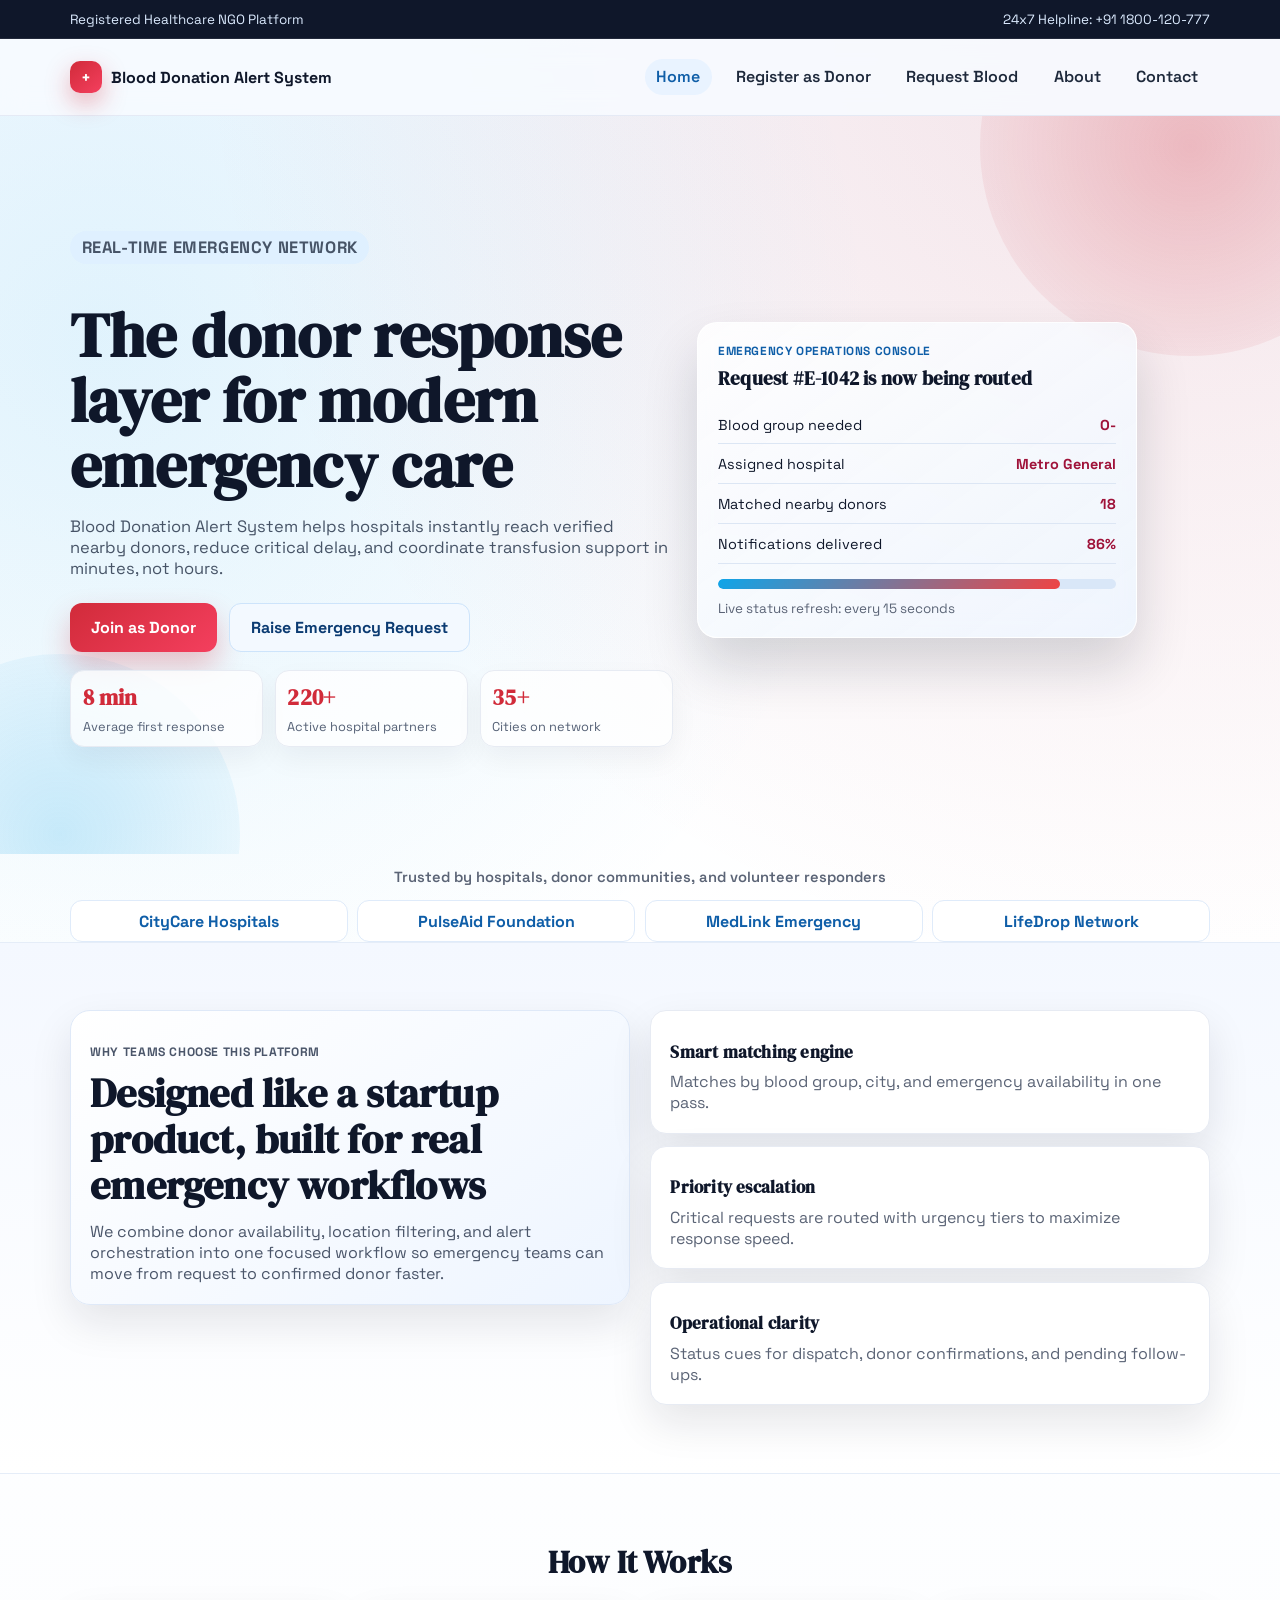
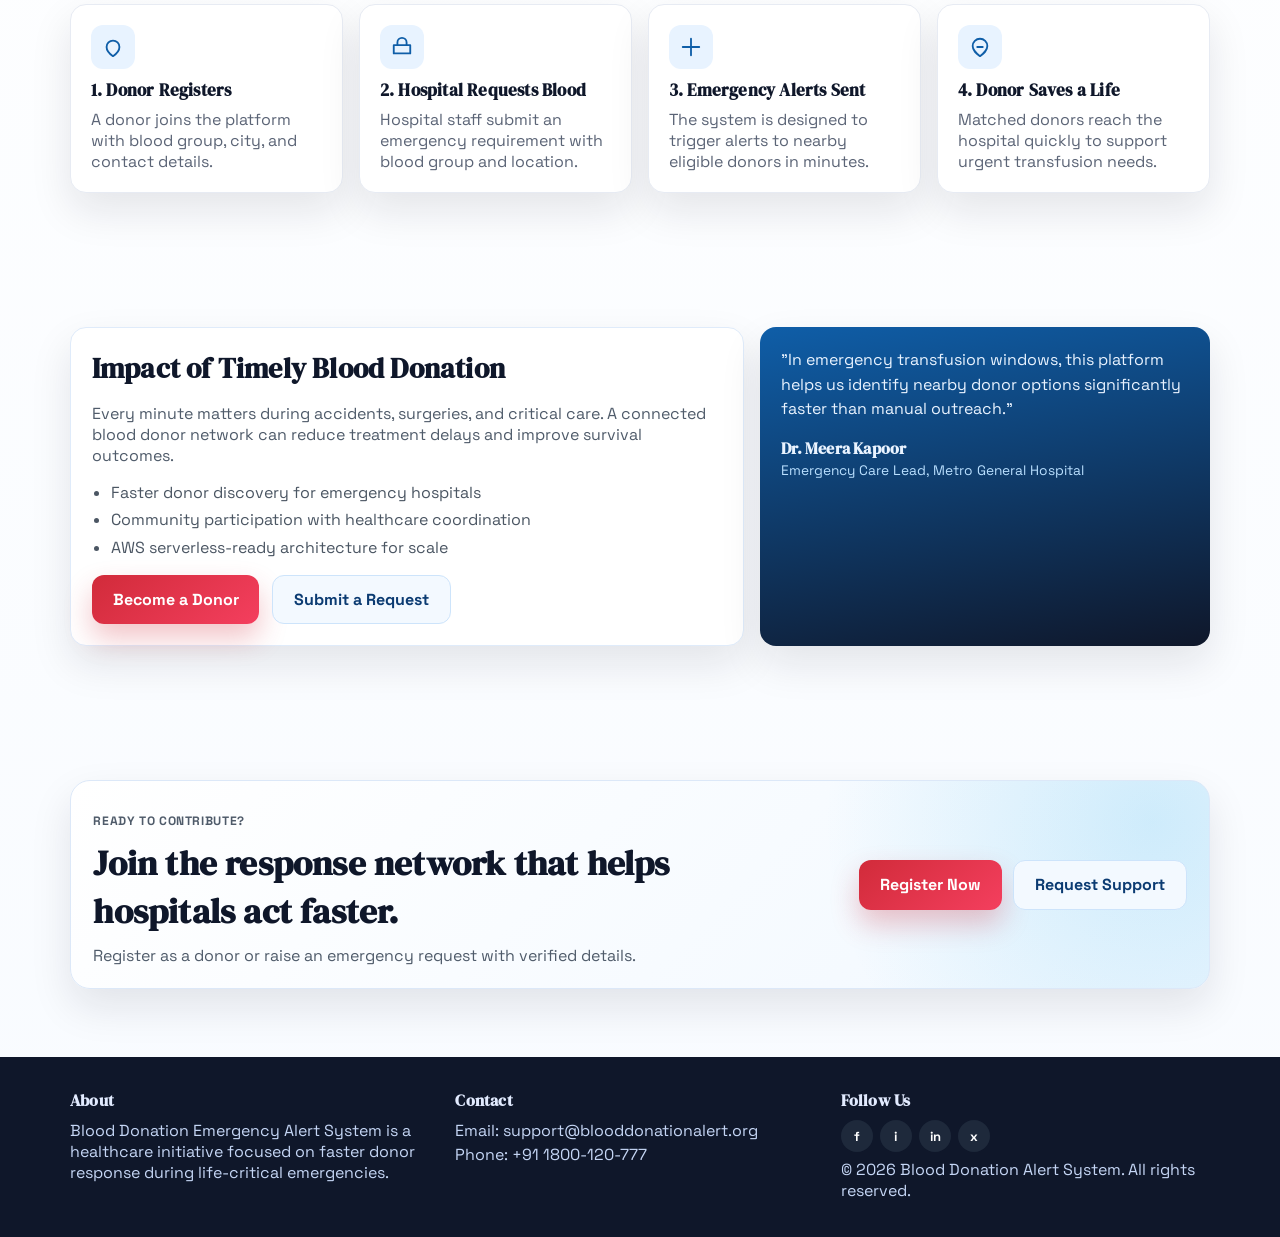
<file: website/index.html>
<!DOCTYPE html>
<html lang="en">
<head>
  <meta charset="UTF-8">
  <meta name="viewport" content="width=device-width, initial-scale=1.0">
  <title>Blood Donation Alert System</title>
  <link rel="preconnect" href="https://fonts.googleapis.com">
  <link rel="preconnect" href="https://fonts.gstatic.com" crossorigin>
  <link href="https://fonts.googleapis.com/css2?family=DM+Serif+Display:ital@0;1&family=Space+Grotesk:wght@400;500;600;700&display=swap" rel="stylesheet">
  <link rel="stylesheet" href="style.css">
</head>
<body>
  <div class="top-bar">
    <div class="container top-bar-inner">
      <p>Registered Healthcare NGO Platform</p>
      <p>24x7 Helpline: +91 1800-120-777</p>
    </div>
  </div>

  <header class="site-header">
    <nav class="navbar container">
      <a class="brand" href="index.html">
        <span class="brand-mark">+</span>
        <span>Blood Donation Alert System</span>
      </a>
      <ul class="nav-links">
        <li><a class="active" href="index.html">Home</a></li>
        <li><a href="register.html">Register as Donor</a></li>
        <li><a href="request.html">Request Blood</a></li>
        <li><a href="about.html">About</a></li>
        <li><a href="contact.html">Contact</a></li>
      </ul>
    </nav>
  </header>

  <main>
    <section class="hero">
      <div class="hero-bg-shape shape-1" aria-hidden="true"></div>
      <div class="hero-bg-shape shape-2" aria-hidden="true"></div>
      <div class="container hero-shell">
        <div class="hero-content reveal is-visible">
          <p class="tagline">Real-Time Emergency Network</p>
          <h1>The donor response layer for modern emergency care</h1>
          <p>
            Blood Donation Alert System helps hospitals instantly reach verified nearby donors,
            reduce critical delay, and coordinate transfusion support in minutes, not hours.
          </p>
          <div class="hero-actions">
            <a class="btn btn-primary" href="register.html">Join as Donor</a>
            <a class="btn btn-outline" href="request.html">Raise Emergency Request</a>
          </div>
          <div class="hero-metrics">
            <article>
              <h3>8 min</h3>
              <p>Average first response</p>
            </article>
            <article>
              <h3>220+</h3>
              <p>Active hospital partners</p>
            </article>
            <article>
              <h3>35+</h3>
              <p>Cities on network</p>
            </article>
          </div>
        </div>

        <div class="hero-visual reveal is-visible">
          <article class="hero-dashboard glass-card">
            <p class="mini-title">Emergency Operations Console</p>
            <h3>Request #E-1042 is now being routed</h3>
            <div class="dashboard-list">
              <div class="queue-row">
                <span>Blood group needed</span>
                <strong>O-</strong>
              </div>
              <div class="queue-row">
                <span>Assigned hospital</span>
                <strong>Metro General</strong>
              </div>
              <div class="queue-row">
                <span>Matched nearby donors</span>
                <strong>18</strong>
              </div>
              <div class="queue-row">
                <span>Notifications delivered</span>
                <strong>86%</strong>
              </div>
            </div>
            <div class="progress-wrap">
              <div class="progress-fill"></div>
            </div>
            <p class="mini-note">Live status refresh: every 15 seconds</p>
          </article>
        </div>
      </div>
    </section>

    <section class="container partner-strip reveal">
      <p>Trusted by hospitals, donor communities, and volunteer responders</p>
      <div class="partner-grid">
        <span>CityCare Hospitals</span>
        <span>PulseAid Foundation</span>
        <span>MedLink Emergency</span>
        <span>LifeDrop Network</span>
      </div>
    </section>

    <section id="about" class="section section-soft">
      <div class="container startup-intro">
        <article class="intro-copy reveal">
          <p class="eyebrow">Why teams choose this platform</p>
          <h2>Designed like a startup product, built for real emergency workflows</h2>
          <p>
            We combine donor availability, location filtering, and alert orchestration into one
            focused workflow so emergency teams can move from request to confirmed donor faster.
          </p>
        </article>
        <div class="feature-stack">
          <article class="card reveal">
            <h3>Smart matching engine</h3>
            <p>Matches by blood group, city, and emergency availability in one pass.</p>
          </article>
          <article class="card reveal">
            <h3>Priority escalation</h3>
            <p>Critical requests are routed with urgency tiers to maximize response speed.</p>
          </article>
          <article class="card reveal">
            <h3>Operational clarity</h3>
            <p>Status cues for dispatch, donor confirmations, and pending follow-ups.</p>
          </article>
        </div>
      </div>
    </section>

    <section class="section">
      <div class="container">
        <h2 class="section-title">How It Works</h2>
        <div class="card-grid">
          <article class="card reveal">
            <div class="icon-wrap" aria-hidden="true">
              <svg viewBox="0 0 24 24" class="icon" role="img">
                <path d="M12 22c4.4-2.9 7-6 7-10a7 7 0 1 0-14 0c0 4 2.6 7.1 7 10z"></path>
              </svg>
            </div>
            <h3>1. Donor Registers</h3>
            <p>A donor joins the platform with blood group, city, and contact details.</p>
          </article>
          <article class="card reveal">
            <div class="icon-wrap" aria-hidden="true">
              <svg viewBox="0 0 24 24" class="icon" role="img">
                <path d="M3 10h18v9H3zM7 10V7a5 5 0 0 1 10 0v3"></path>
              </svg>
            </div>
            <h3>2. Hospital Requests Blood</h3>
            <p>Hospital staff submit an emergency requirement with blood group and location.</p>
          </article>
          <article class="card reveal">
            <div class="icon-wrap" aria-hidden="true">
              <svg viewBox="0 0 24 24" class="icon" role="img">
                <path d="M12 3v18M3 12h18"></path>
              </svg>
            </div>
            <h3>3. Emergency Alerts Sent</h3>
            <p>The system is designed to trigger alerts to nearby eligible donors in minutes.</p>
          </article>
          <article class="card reveal">
            <div class="icon-wrap" aria-hidden="true">
              <svg viewBox="0 0 24 24" class="icon" role="img">
                <path d="M12 22c4-3 8-6 8-11a8 8 0 1 0-16 0c0 5 4 8 8 11zM9 12h6"></path>
              </svg>
            </div>
            <h3>4. Donor Saves a Life</h3>
            <p>Matched donors reach the hospital quickly to support urgent transfusion needs.</p>
          </article>
        </div>
      </div>
    </section>

    <section class="section container" id="impact">
      <div class="split-panel">
        <div class="split-copy reveal">
          <h2>Impact of Timely Blood Donation</h2>
          <p>
            Every minute matters during accidents, surgeries, and critical care. A connected
            blood donor network can reduce treatment delays and improve survival outcomes.
          </p>
          <ul class="check-list">
            <li>Faster donor discovery for emergency hospitals</li>
            <li>Community participation with healthcare coordination</li>
            <li>AWS serverless-ready architecture for scale</li>
          </ul>
          <div class="hero-actions">
            <a class="btn btn-primary" href="register.html">Become a Donor</a>
            <a class="btn btn-outline" href="request.html">Submit a Request</a>
          </div>
        </div>
        <div class="quote-card reveal">
          <p>
            "In emergency transfusion windows, this platform helps us identify nearby donor
            options significantly faster than manual outreach."
          </p>
          <h4>Dr. Meera Kapoor</h4>
          <span>Emergency Care Lead, Metro General Hospital</span>
        </div>
      </div>
    </section>

    <section class="section">
      <div class="container cta-band reveal">
        <div>
          <p class="eyebrow">Ready to contribute?</p>
          <h2>Join the response network that helps hospitals act faster.</h2>
          <p>
            Register as a donor or raise an emergency request with verified details.
          </p>
        </div>
        <div class="cta-actions">
          <a class="btn btn-primary" href="register.html">Register Now</a>
          <a class="btn btn-outline" href="request.html">Request Support</a>
        </div>
      </div>
    </section>
  </main>

  <footer class="site-footer" id="contact">
    <div class="container footer-grid">
      <div>
        <h4>About</h4>
        <p>
          Blood Donation Emergency Alert System is a healthcare initiative focused on faster donor
          response during life-critical emergencies.
        </p>
      </div>
      <div>
        <h4>Contact</h4>
        <p>Email: support@blooddonationalert.org</p>
        <p>Phone: +91 1800-120-777</p>
      </div>
      <div>
        <h4>Follow Us</h4>
        <div class="social-links">
          <a href="#" aria-label="Facebook">f</a>
          <a href="#" aria-label="Instagram">i</a>
          <a href="#" aria-label="LinkedIn">in</a>
          <a href="#" aria-label="Twitter">x</a>
        </div>
        <p>&copy; 2026 Blood Donation Alert System. All rights reserved.</p>
      </div>
    </div>
  </footer>

  <script src="script.js"></script>
</body>
</html>
</file>
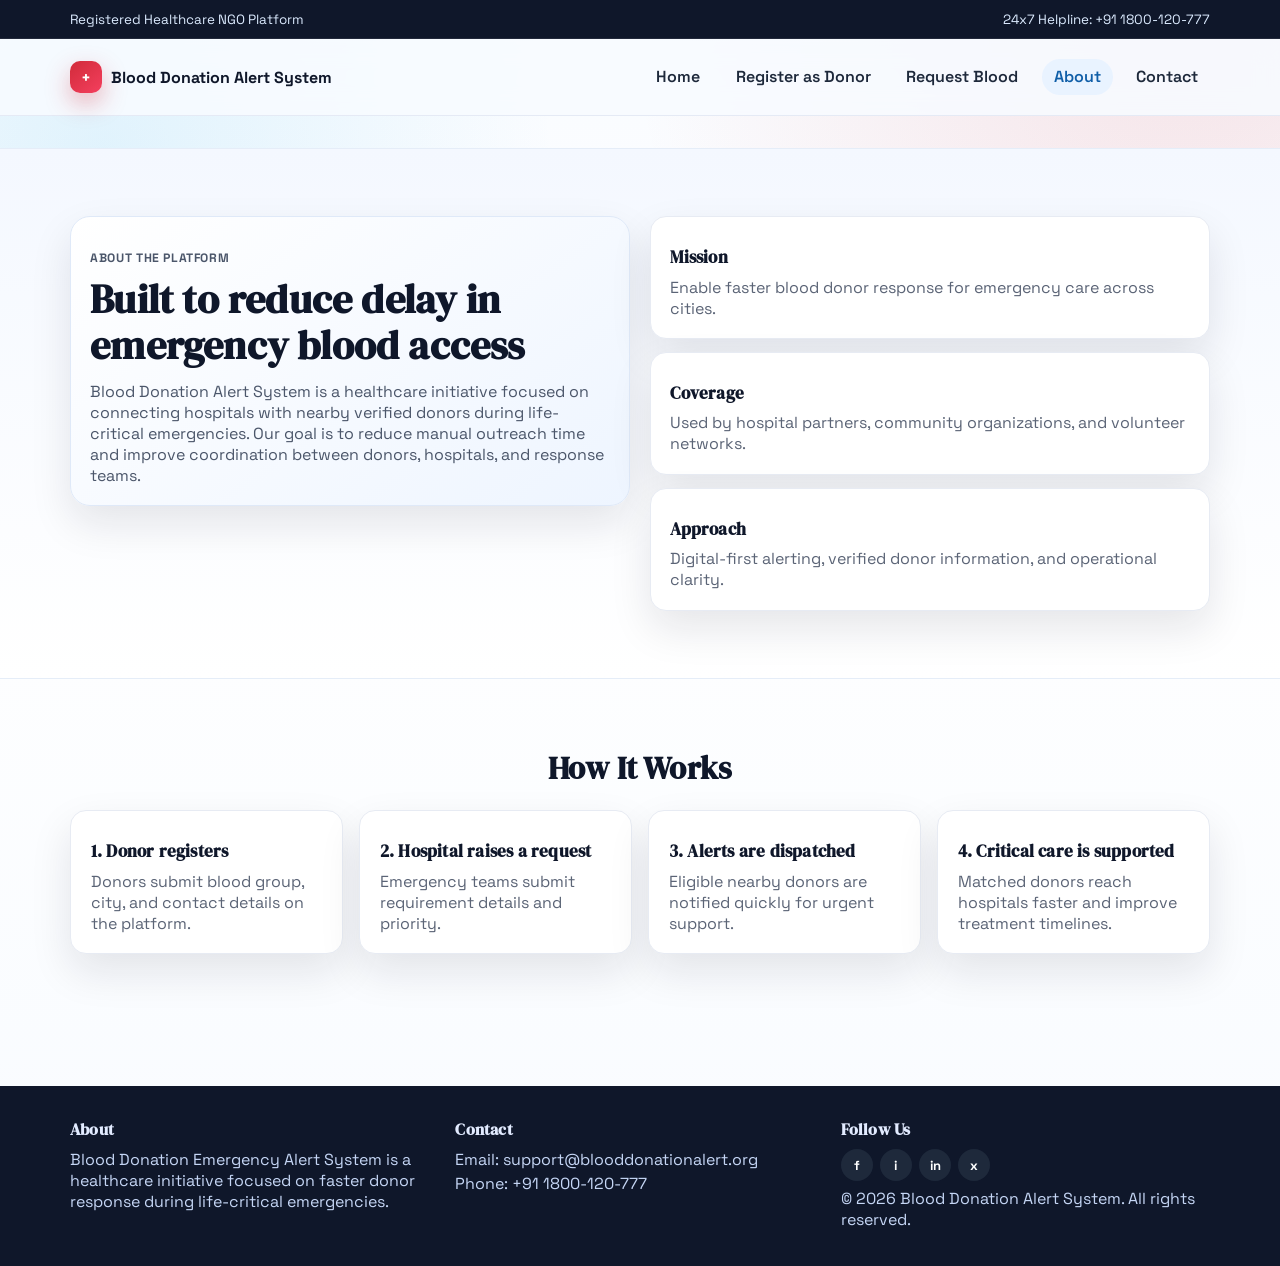
<file: website/about.html>
<!DOCTYPE html>
<html lang="en">
<head>
  <meta charset="UTF-8">
  <meta name="viewport" content="width=device-width, initial-scale=1.0">
  <title>About | Blood Donation Alert System</title>
  <link rel="preconnect" href="https://fonts.googleapis.com">
  <link rel="preconnect" href="https://fonts.gstatic.com" crossorigin>
  <link href="https://fonts.googleapis.com/css2?family=DM+Serif+Display:ital@0;1&family=Space+Grotesk:wght@400;500;600;700&display=swap" rel="stylesheet">
  <link rel="stylesheet" href="style.css">
</head>
<body>
  <div class="top-bar">
    <div class="container top-bar-inner">
      <p>Registered Healthcare NGO Platform</p>
      <p>24x7 Helpline: +91 1800-120-777</p>
    </div>
  </div>

  <header class="site-header">
    <nav class="navbar container">
      <a class="brand" href="index.html">
        <span class="brand-mark">+</span>
        <span>Blood Donation Alert System</span>
      </a>
      <ul class="nav-links">
        <li><a href="index.html">Home</a></li>
        <li><a href="register.html">Register as Donor</a></li>
        <li><a href="request.html">Request Blood</a></li>
        <li><a class="active" href="about.html">About</a></li>
        <li><a href="contact.html">Contact</a></li>
      </ul>
    </nav>
  </header>

  <main class="page-main">
    <section class="section-soft section">
      <div class="container startup-intro">
        <article class="intro-copy reveal is-visible">
          <p class="eyebrow">About The Platform</p>
          <h2>Built to reduce delay in emergency blood access</h2>
          <p>
            Blood Donation Alert System is a healthcare initiative focused on connecting hospitals
            with nearby verified donors during life-critical emergencies. Our goal is to reduce
            manual outreach time and improve coordination between donors, hospitals, and response teams.
          </p>
        </article>
        <div class="feature-stack">
          <article class="card reveal is-visible">
            <h3>Mission</h3>
            <p>Enable faster blood donor response for emergency care across cities.</p>
          </article>
          <article class="card reveal is-visible">
            <h3>Coverage</h3>
            <p>Used by hospital partners, community organizations, and volunteer networks.</p>
          </article>
          <article class="card reveal is-visible">
            <h3>Approach</h3>
            <p>Digital-first alerting, verified donor information, and operational clarity.</p>
          </article>
        </div>
      </div>
    </section>

    <section class="section">
      <div class="container">
        <h2 class="section-title">How It Works</h2>
        <div class="card-grid">
          <article class="card">
            <h3>1. Donor registers</h3>
            <p>Donors submit blood group, city, and contact details on the platform.</p>
          </article>
          <article class="card">
            <h3>2. Hospital raises a request</h3>
            <p>Emergency teams submit requirement details and priority.</p>
          </article>
          <article class="card">
            <h3>3. Alerts are dispatched</h3>
            <p>Eligible nearby donors are notified quickly for urgent support.</p>
          </article>
          <article class="card">
            <h3>4. Critical care is supported</h3>
            <p>Matched donors reach hospitals faster and improve treatment timelines.</p>
          </article>
        </div>
      </div>
    </section>
  </main>

  <footer class="site-footer">
    <div class="container footer-grid">
      <div>
        <h4>About</h4>
        <p>
          Blood Donation Emergency Alert System is a healthcare initiative focused on faster donor
          response during life-critical emergencies.
        </p>
      </div>
      <div>
        <h4>Contact</h4>
        <p>Email: support@blooddonationalert.org</p>
        <p>Phone: +91 1800-120-777</p>
      </div>
      <div>
        <h4>Follow Us</h4>
        <div class="social-links">
          <a href="#" aria-label="Facebook">f</a>
          <a href="#" aria-label="Instagram">i</a>
          <a href="#" aria-label="LinkedIn">in</a>
          <a href="#" aria-label="Twitter">x</a>
        </div>
        <p>&copy; 2026 Blood Donation Alert System. All rights reserved.</p>
      </div>
    </div>
  </footer>

  <script src="script.js"></script>
</body>
</html>
</file>
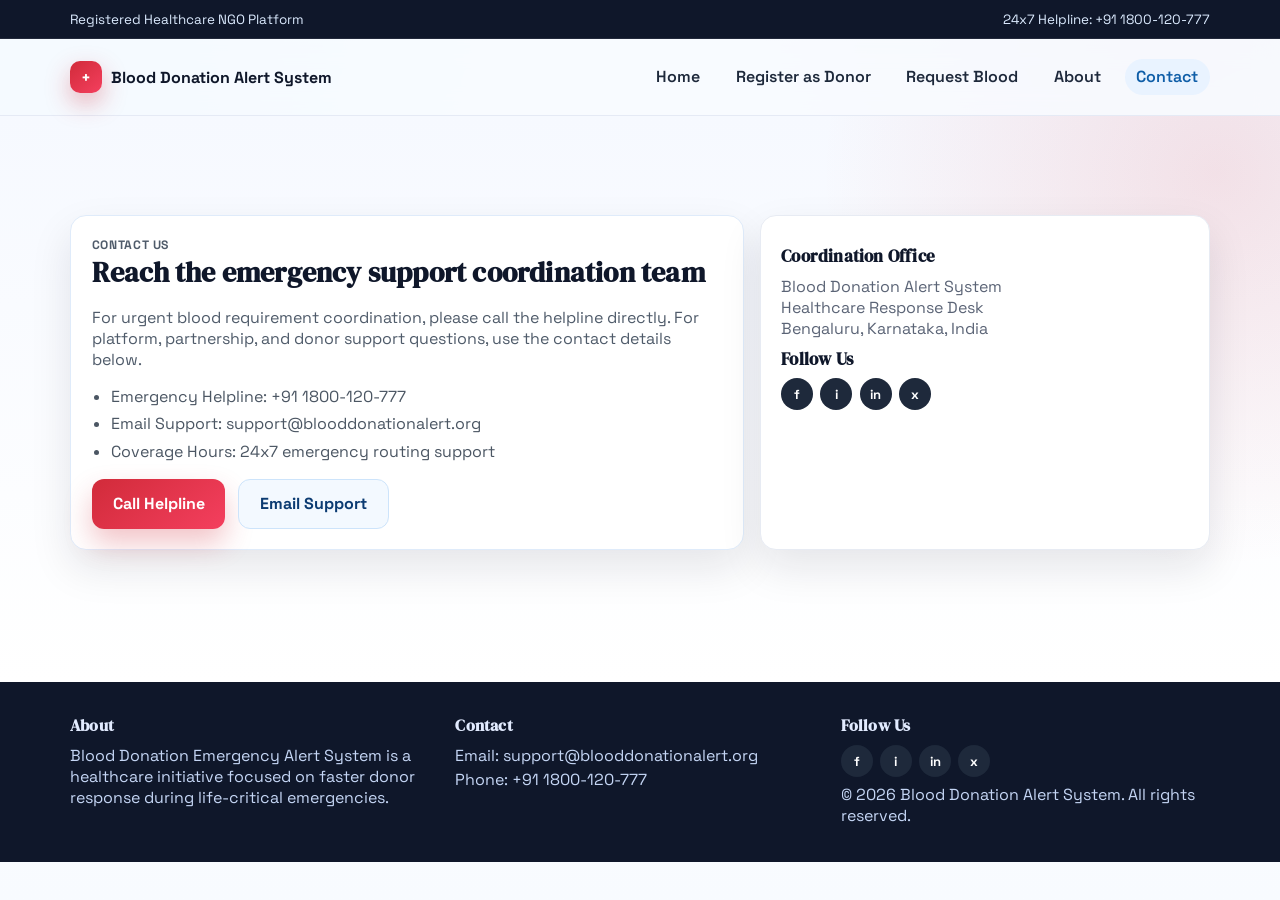
<file: website/contact.html>
<!DOCTYPE html>
<html lang="en">
<head>
  <meta charset="UTF-8">
  <meta name="viewport" content="width=device-width, initial-scale=1.0">
  <title>Contact | Blood Donation Alert System</title>
  <link rel="preconnect" href="https://fonts.googleapis.com">
  <link rel="preconnect" href="https://fonts.gstatic.com" crossorigin>
  <link href="https://fonts.googleapis.com/css2?family=DM+Serif+Display:ital@0;1&family=Space+Grotesk:wght@400;500;600;700&display=swap" rel="stylesheet">
  <link rel="stylesheet" href="style.css">
</head>
<body>
  <div class="top-bar">
    <div class="container top-bar-inner">
      <p>Registered Healthcare NGO Platform</p>
      <p>24x7 Helpline: +91 1800-120-777</p>
    </div>
  </div>

  <header class="site-header">
    <nav class="navbar container">
      <a class="brand" href="index.html">
        <span class="brand-mark">+</span>
        <span>Blood Donation Alert System</span>
      </a>
      <ul class="nav-links">
        <li><a href="index.html">Home</a></li>
        <li><a href="register.html">Register as Donor</a></li>
        <li><a href="request.html">Request Blood</a></li>
        <li><a href="about.html">About</a></li>
        <li><a class="active" href="contact.html">Contact</a></li>
      </ul>
    </nav>
  </header>

  <main class="page-main emergency-bg">
    <section class="container section">
      <div class="split-panel">
        <div class="split-copy reveal is-visible">
          <p class="eyebrow">Contact Us</p>
          <h2>Reach the emergency support coordination team</h2>
          <p>
            For urgent blood requirement coordination, please call the helpline directly.
            For platform, partnership, and donor support questions, use the contact details below.
          </p>
          <ul class="check-list">
            <li>Emergency Helpline: +91 1800-120-777</li>
            <li>Email Support: support@blooddonationalert.org</li>
            <li>Coverage Hours: 24x7 emergency routing support</li>
          </ul>
          <div class="hero-actions">
            <a class="btn btn-primary" href="tel:+911800120777">Call Helpline</a>
            <a class="btn btn-outline" href="mailto:support@blooddonationalert.org">Email Support</a>
          </div>
        </div>

        <div class="card reveal is-visible">
          <h3>Coordination Office</h3>
          <p>
            Blood Donation Alert System<br>
            Healthcare Response Desk<br>
            Bengaluru, Karnataka, India
          </p>
          <h3 class="contact-subheading">Follow Us</h3>
          <div class="social-links">
            <a href="#" aria-label="Facebook">f</a>
            <a href="#" aria-label="Instagram">i</a>
            <a href="#" aria-label="LinkedIn">in</a>
            <a href="#" aria-label="Twitter">x</a>
          </div>
        </div>
      </div>
    </section>
  </main>

  <footer class="site-footer">
    <div class="container footer-grid">
      <div>
        <h4>About</h4>
        <p>
          Blood Donation Emergency Alert System is a healthcare initiative focused on faster donor
          response during life-critical emergencies.
        </p>
      </div>
      <div>
        <h4>Contact</h4>
        <p>Email: support@blooddonationalert.org</p>
        <p>Phone: +91 1800-120-777</p>
      </div>
      <div>
        <h4>Follow Us</h4>
        <div class="social-links">
          <a href="#" aria-label="Facebook">f</a>
          <a href="#" aria-label="Instagram">i</a>
          <a href="#" aria-label="LinkedIn">in</a>
          <a href="#" aria-label="Twitter">x</a>
        </div>
        <p>&copy; 2026 Blood Donation Alert System. All rights reserved.</p>
      </div>
    </div>
  </footer>

  <script src="script.js"></script>
</body>
</html>
</file>
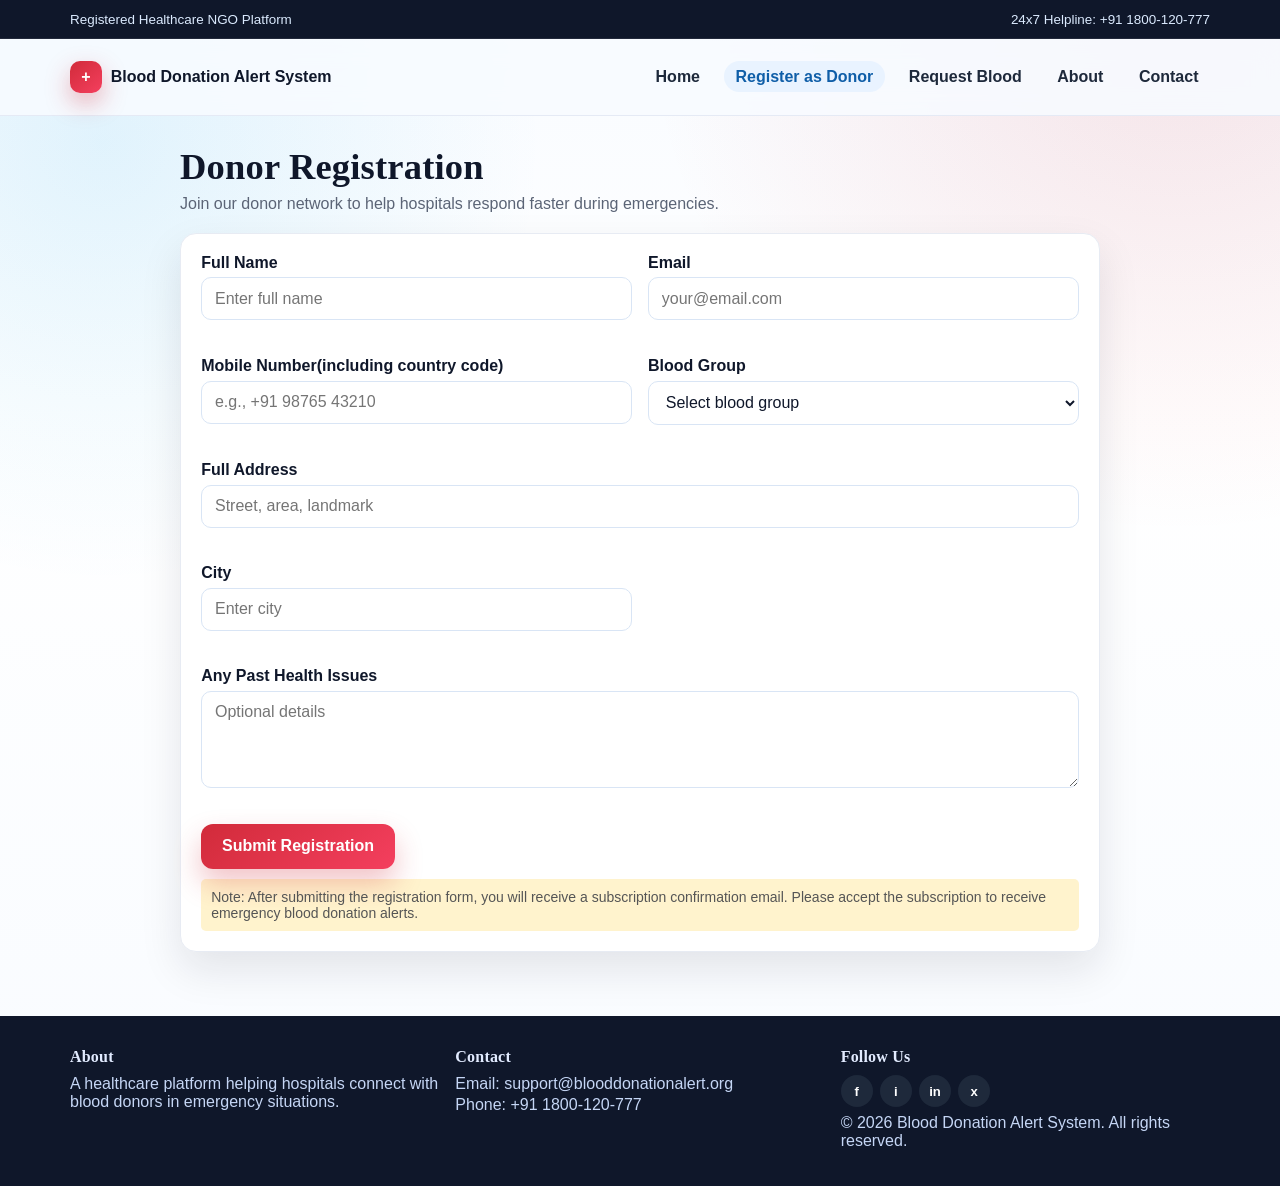
<file: website/register.html>
<!DOCTYPE html>
<html lang="en">
<head>
  <meta charset="UTF-8">
  <meta name="viewport" content="width=device-width, initial-scale=1.0">
  <title>Register as Donor | BloodAlert</title>
  <link rel="preconnect" href="https://fonts.googleapis.com">
  <link rel="preconnect" href="https://fonts.gstatic.com" crossorigin>
  <link href="https://fonts.googleapis.com/css2?family=Manrope:wght@400;500;600;700;800&family=Merriweather:wght@700&display=swap" rel="stylesheet">
  <link rel="stylesheet" href="style.css">
</head>
<body>
  <div class="top-bar">
    <div class="container top-bar-inner">
      <p>Registered Healthcare NGO Platform</p>
      <p>24x7 Helpline: +91 1800-120-777</p>
    </div>
  </div>

  <header class="site-header">
    <nav class="navbar container">
      <a class="brand" href="index.html">
        <span class="brand-mark">+</span>
        <span>Blood Donation Alert System</span>
      </a>
      <ul class="nav-links">
        <li><a href="index.html">Home</a></li>
        <li><a class="active" href="register.html">Register as Donor</a></li>
        <li><a href="request.html">Request Blood</a></li>
        <li><a href="about.html">About</a></li>
        <li><a href="contact.html">Contact</a></li>
      </ul>
    </nav>
  </header>

  <main class="page-main">
    <section class="container form-section fade-up">
      <div class="form-header">
        <h1>Donor Registration</h1>
        <p>Join our donor network to help hospitals respond faster during emergencies.</p>
      </div>

      <form id="registerForm" class="card form-card" novalidate>
        <div class="form-grid">
          <div class="field">
            <label for="fullName">Full Name</label>
            <input id="fullName" name="fullName" type="text" placeholder="Enter full name" required>
            <small class="error-message"></small>
          </div>

          <div class="field">
            <label for="email">Email</label>
            <input id="email" name="email" type="email" placeholder="your@email.com" required>
            <small class="error-message"></small>
          </div>

          <div class="field">
            <label for="mobile">Mobile Number(including country code)</label>
            <input id="mobile" name="mobile" type="tel" placeholder="e.g., +91 98765 43210" required>
            <small class="error-message"></small>
          </div>

          <div class="field">
            <label for="bloodGroup">Blood Group</label>
            <select id="bloodGroup" name="bloodGroup" required>
              <option value="">Select blood group</option>
              <option>A+</option>
              <option>A-</option>
              <option>B+</option>
              <option>B-</option>
              <option>AB+</option>
              <option>AB-</option>
              <option>O+</option>
              <option>O-</option>
            </select>
            <small class="error-message"></small>
          </div>

          <div class="field field-span-2">
            <label for="address">Full Address</label>
            <input id="address" name="address" type="text" placeholder="Street, area, landmark" required>
            <small class="error-message"></small>
          </div>

          <div class="field">
            <label for="city">City</label>
            <input id="city" name="city" type="text" placeholder="Enter city" required>
            <small class="error-message"></small>
          </div>

          <div class="field field-span-2">
            <label for="healthIssues">Any Past Health Issues</label>
            <textarea id="healthIssues" name="healthIssues" rows="4" placeholder="Optional details"></textarea>
            <small class="error-message"></small>
          </div>
        </div>

        <button class="btn btn-primary" type="submit">Submit Registration</button>
        <div class="subscription-note">
          Note: After submitting the registration form, you will receive a subscription confirmation email. Please accept the subscription to receive emergency blood donation alerts.
        </div>
      </form>
    </section>
  </main>

  <footer class="site-footer">
    <div class="container footer-grid">
      <div>
        <h4>About</h4>
        <p>A healthcare platform helping hospitals connect with blood donors in emergency situations.</p>
      </div>
      <div>
        <h4>Contact</h4>
        <p>Email: support@blooddonationalert.org</p>
        <p>Phone: +91 1800-120-777</p>
      </div>
      <div>
        <h4>Follow Us</h4>
        <div class="social-links">
          <a href="#" aria-label="Facebook">f</a>
          <a href="#" aria-label="Instagram">i</a>
          <a href="#" aria-label="LinkedIn">in</a>
          <a href="#" aria-label="Twitter">x</a>
        </div>
        <p>&copy; 2026 Blood Donation Alert System. All rights reserved.</p>
      </div>
    </div>
  </footer>

  <div id="toast" class="toast" role="status" aria-live="polite"></div>

  <script src="script.js"></script>
</body>
</html>
</file>
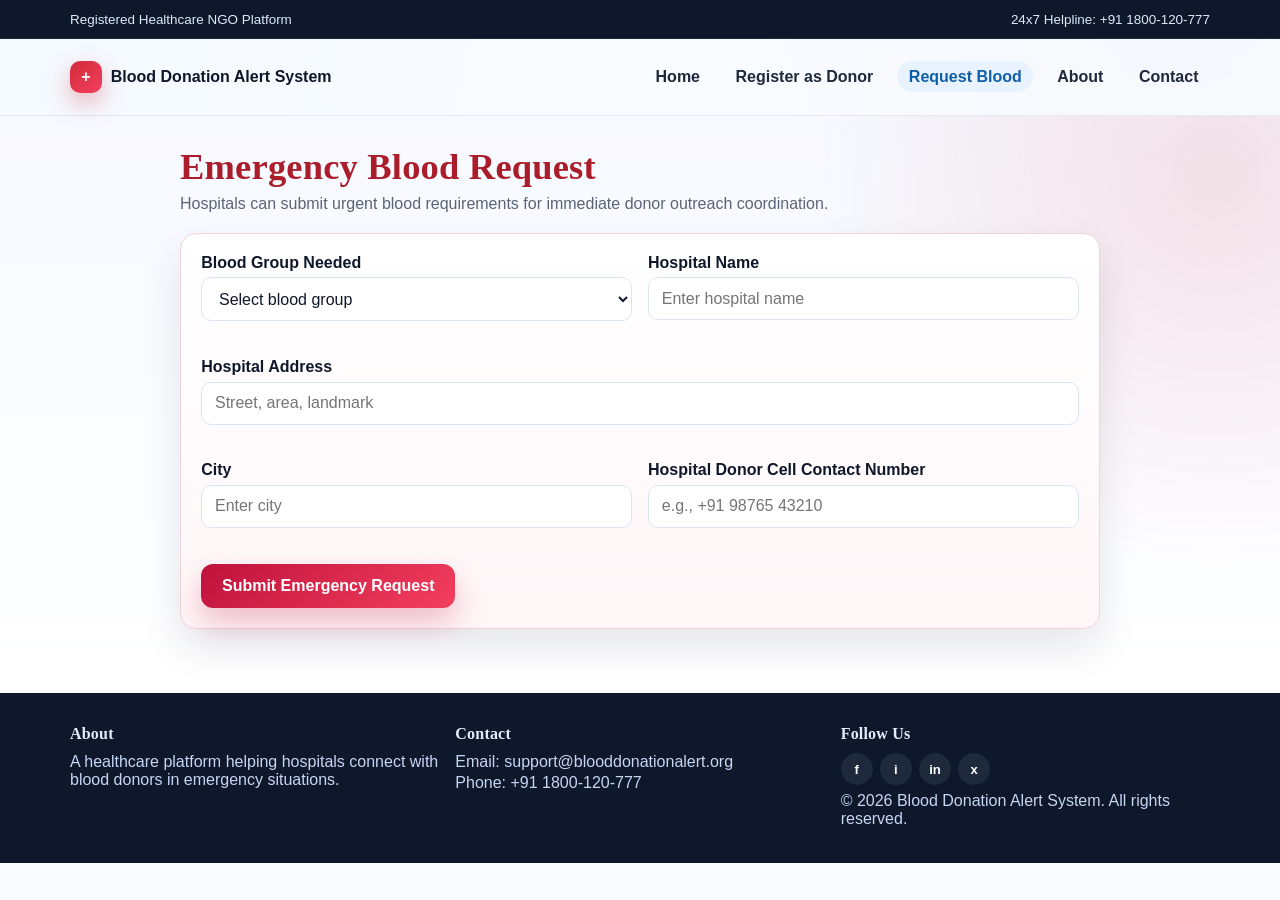
<file: website/request.html>
<!DOCTYPE html>
<html lang="en">
<head>
  <meta charset="UTF-8">
  <meta name="viewport" content="width=device-width, initial-scale=1.0">
  <title>Emergency Blood Request | BloodAlert</title>
  <link rel="preconnect" href="https://fonts.googleapis.com">
  <link rel="preconnect" href="https://fonts.gstatic.com" crossorigin>
  <link href="https://fonts.googleapis.com/css2?family=Manrope:wght@400;500;600;700;800&family=Merriweather:wght@700&display=swap" rel="stylesheet">
  <link rel="stylesheet" href="style.css">
</head>
<body>
  <div class="top-bar">
    <div class="container top-bar-inner">
      <p>Registered Healthcare NGO Platform</p>
      <p>24x7 Helpline: +91 1800-120-777</p>
    </div>
  </div>

  <header class="site-header">
    <nav class="navbar container">
      <a class="brand" href="index.html">
        <span class="brand-mark">+</span>
        <span>Blood Donation Alert System</span>
      </a>
      <ul class="nav-links">
        <li><a href="index.html">Home</a></li>
        <li><a href="register.html">Register as Donor</a></li>
        <li><a class="active" href="request.html">Request Blood</a></li>
        <li><a href="about.html">About</a></li>
        <li><a href="contact.html">Contact</a></li>
      </ul>
    </nav>
  </header>

  <main class="page-main emergency-bg">
    <section class="container form-section fade-up">
      <div class="form-header emergency-header">
        <h1>Emergency Blood Request</h1>
        <p>Hospitals can submit urgent blood requirements for immediate donor outreach coordination.</p>
      </div>

      <form id="requestForm" class="card form-card emergency-card" novalidate>
        <div class="form-grid">
          <div class="field">
            <label for="neededGroup">Blood Group Needed</label>
            <select id="neededGroup" name="neededGroup" required>
              <option value="">Select blood group</option>
              <option>A+</option>
              <option>A-</option>
              <option>B+</option>
              <option>B-</option>
              <option>AB+</option>
              <option>AB-</option>
              <option>O+</option>
              <option>O-</option>
            </select>
            <small class="error-message"></small>
          </div>

          <div class="field">
            <label for="hospitalName">Hospital Name</label>
            <input id="hospitalName" name="hospitalName" type="text" placeholder="Enter hospital name" required>
            <small class="error-message"></small>
          </div>

          <div class="field field-span-2">
            <label for="hospitalAddress">Hospital Address</label>
            <input id="hospitalAddress" name="hospitalAddress" type="text" placeholder="Street, area, landmark" required>
            <small class="error-message"></small>
          </div>

          <div class="field">
            <label for="hospitalCity">City</label>
            <input id="hospitalCity" name="hospitalCity" type="text" placeholder="Enter city" required>
            <small class="error-message"></small>
          </div>

          <div class="field">
            <label for="hospitalContact">Hospital Donor Cell Contact Number</label>
            <input id="hospitalContact" name="hospitalContact" type="tel" placeholder="e.g., +91 98765 43210" required>
            <small class="error-message"></small>
          </div>
        </div>

        <button class="btn btn-danger" type="submit">Submit Emergency Request</button>
      </form>
    </section>
  </main>

  <footer class="site-footer">
    <div class="container footer-grid">
      <div>
        <h4>About</h4>
        <p>A healthcare platform helping hospitals connect with blood donors in emergency situations.</p>
      </div>
      <div>
        <h4>Contact</h4>
        <p>Email: support@blooddonationalert.org</p>
        <p>Phone: +91 1800-120-777</p>
      </div>
      <div>
        <h4>Follow Us</h4>
        <div class="social-links">
          <a href="#" aria-label="Facebook">f</a>
          <a href="#" aria-label="Instagram">i</a>
          <a href="#" aria-label="LinkedIn">in</a>
          <a href="#" aria-label="Twitter">x</a>
        </div>
        <p>&copy; 2026 Blood Donation Alert System. All rights reserved.</p>
      </div>
    </div>
  </footer>

  <div id="toast" class="toast" role="status" aria-live="polite"></div>

  <script src="script.js"></script>
</body>
</html>
</file>
<file: website/style.css>
:root {
  --bg: #f6f8fb;
  --surface: #ffffff;
  --surface-soft: #eef3ff;
  --text: #0f172a;
  --muted: #5b6476;
  --primary: #d12b3a;
  --primary-dark: #ab1d2b;
  --accent: #0ea5e9;
  --border: #e7ebf3;
  --ring: rgba(209, 43, 58, 0.22);
  --shadow: 0 18px 42px rgba(15, 23, 42, 0.1);
}

* {
  box-sizing: border-box;
}

html {
  scroll-behavior: smooth;
}

body {
  margin: 0;
  font-family: "Space Grotesk", sans-serif;
  color: var(--text);
  background:
    radial-gradient(circle at 8% 12%, rgba(14, 165, 233, 0.11), transparent 28%),
    radial-gradient(circle at 92% 0%, rgba(209, 43, 58, 0.12), transparent 32%),
    linear-gradient(180deg, #f8fbff 0%, #ffffff 34%, #f8fbff 100%);
  min-height: 100vh;
}

h1,
h2,
h3,
h4 {
  font-family: "DM Serif Display", serif;
  letter-spacing: 0.2px;
}

.container {
  width: min(1140px, 92%);
  margin: 0 auto;
}

.top-bar {
  background: #0f172a;
  color: #dbeafe;
  font-size: 0.84rem;
  border-bottom: 1px solid rgba(255, 255, 255, 0.08);
}

.top-bar-inner {
  min-height: 38px;
  display: flex;
  align-items: center;
  justify-content: space-between;
  gap: 1rem;
}

.top-bar p {
  margin: 0;
}

.site-header {
  position: sticky;
  top: 0;
  z-index: 30;
  background: rgba(248, 251, 255, 0.88);
  border-bottom: 1px solid #e5eaf5;
  backdrop-filter: blur(12px);
}

.navbar {
  min-height: 76px;
  display: flex;
  align-items: center;
  justify-content: space-between;
}

.brand {
  text-decoration: none;
  color: var(--text);
  font-weight: 700;
  font-size: 1rem;
  display: inline-flex;
  align-items: center;
  gap: 0.55rem;
}

.brand-mark {
  width: 32px;
  height: 32px;
  border-radius: 10px;
  display: inline-grid;
  place-items: center;
  color: #fff;
  font-weight: 700;
  background: linear-gradient(140deg, var(--primary), #f43f5e);
  box-shadow: 0 10px 24px rgba(209, 43, 58, 0.35);
}

.nav-links {
  list-style: none;
  display: flex;
  align-items: center;
  gap: 0.78rem;
  margin: 0;
  padding: 0;
}

.nav-links a {
  text-decoration: none;
  color: #1e293b;
  font-weight: 600;
  padding: 0.46rem 0.72rem;
  border-radius: 999px;
  transition: background-color 0.2s ease, color 0.2s ease;
}

.nav-links a:hover,
.nav-links a.active {
  background: #e9f3ff;
  color: #0f5ea8;
}

.hero {
  position: relative;
  min-height: 82vh;
  overflow: hidden;
  display: flex;
  align-items: center;
  padding: 2.6rem 0 3.2rem;
}

.hero-bg-shape {
  position: absolute;
  border-radius: 999px;
  pointer-events: none;
  filter: blur(0.5px);
}

.shape-1 {
  width: 420px;
  height: 420px;
  top: -180px;
  right: -120px;
  background: radial-gradient(circle, rgba(209, 43, 58, 0.24), rgba(209, 43, 58, 0));
  animation: floatLarge 9s ease-in-out infinite;
}

.shape-2 {
  width: 360px;
  height: 360px;
  left: -120px;
  bottom: -160px;
  background: radial-gradient(circle, rgba(14, 165, 233, 0.2), rgba(14, 165, 233, 0));
  animation: floatLarge 11s ease-in-out infinite reverse;
}

.hero-shell {
  position: relative;
  display: grid;
  grid-template-columns: 1.08fr 0.92fr;
  align-items: center;
  gap: 1.5rem;
}

.hero-content {
  max-width: 640px;
}

.tagline {
  display: inline-block;
  margin: 0;
  padding: 0.4rem 0.72rem;
  border-radius: 999px;
  font-size: 0.76rem;
  letter-spacing: 0.6px;
  text-transform: uppercase;
  color: #0f5ea8;
  font-weight: 700;
  background: #dff0ff;
}

h1 {
  margin: 0.9rem 0 0;
  font-size: clamp(2.2rem, 5.1vw, 3.85rem);
  line-height: 1.06;
}

.hero-content p {
  margin: 1.1rem 0 1.5rem;
  color: #475467;
  max-width: 600px;
  font-size: 1.03rem;
}

.hero-actions {
  display: flex;
  flex-wrap: wrap;
  gap: 0.8rem;
}

.hero-metrics {
  margin-top: 1.1rem;
  display: grid;
  grid-template-columns: repeat(3, minmax(0, 1fr));
  gap: 0.75rem;
}

.hero-metrics article {
  border: 1px solid var(--border);
  background: rgba(255, 255, 255, 0.78);
  border-radius: 14px;
  padding: 0.72rem;
  box-shadow: 0 12px 28px rgba(15, 23, 42, 0.05);
}

.hero-metrics h3 {
  margin: 0;
  color: var(--primary);
  font-size: 1.4rem;
}

.hero-metrics p {
  margin: 0.28rem 0 0;
  font-size: 0.8rem;
  color: #556176;
}

.hero-visual {
  position: relative;
  min-height: 415px;
  display: flex;
  align-items: center;
}

.glass-card {
  backdrop-filter: blur(10px);
  background: linear-gradient(145deg, rgba(255, 255, 255, 0.85), rgba(236, 245, 255, 0.8));
  border: 1px solid rgba(255, 255, 255, 0.85);
}

.hero-dashboard {
  width: 100%;
  max-width: 440px;
  border-radius: 20px;
  padding: 1.25rem;
  box-shadow: 0 30px 54px rgba(15, 23, 42, 0.16);
  animation: fadeCardIn 0.8s ease both;
}

.mini-title {
  margin: 0;
  font-size: 0.74rem;
  font-weight: 700;
  text-transform: uppercase;
  letter-spacing: 0.6px;
  color: #0f5ea8;
}

.hero-dashboard h3 {
  margin: 0.56rem 0 0.95rem;
  font-size: 1.16rem;
  line-height: 1.3;
}

.dashboard-list {
  display: grid;
  gap: 0.15rem;
}

.queue-row {
  display: flex;
  align-items: center;
  justify-content: space-between;
  padding: 0.58rem 0;
  border-bottom: 1px solid #dce6f4;
  font-size: 0.9rem;
}

.queue-row strong {
  color: #9f1239;
}

.progress-wrap {
  margin-top: 0.95rem;
  height: 10px;
  border-radius: 999px;
  background: #d9e7f8;
  overflow: hidden;
}

.progress-fill {
  width: 86%;
  height: 100%;
  border-radius: 999px;
  background: linear-gradient(135deg, #0ea5e9, #ef4444);
  animation: pulseProgress 2.5s ease-in-out infinite;
}

.mini-note {
  margin: 0.72rem 0 0;
  color: #5b6476;
  font-size: 0.84rem;
}

.floating-pill {
  position: absolute;
  background: #fff;
  border: 1px solid #e3eaf8;
  border-radius: 999px;
  padding: 0.42rem 0.72rem;
  font-size: 0.78rem;
  font-weight: 700;
  color: #1d4d8f;
  box-shadow: 0 14px 30px rgba(15, 23, 42, 0.13);
  animation: float 3.4s ease-in-out infinite;
}

.pill-1 {
  top: 6%;
  right: 1%;
}

.pill-2 {
  left: -6%;
  bottom: 18%;
  animation-delay: 0.8s;
}

.pill-3 {
  bottom: 4%;
  right: 12%;
  animation-delay: 1.3s;
}

.btn {
  border: 0;
  border-radius: 12px;
  padding: 0.82rem 1.3rem;
  font: inherit;
  font-weight: 700;
  text-decoration: none;
  cursor: pointer;
  display: inline-flex;
  align-items: center;
  justify-content: center;
  transition: transform 0.2s ease, box-shadow 0.2s ease;
}

.btn:hover {
  transform: translateY(-2px);
}

.btn-primary {
  color: #fff;
  background: linear-gradient(140deg, var(--primary), #f43f5e);
  box-shadow: 0 14px 28px rgba(209, 43, 58, 0.28);
}

.btn-primary:hover {
  background: linear-gradient(140deg, var(--primary-dark), #e11d48);
}

.btn-outline {
  color: #0b3b72;
  background: #f3f9ff;
  border: 1px solid #cde4fb;
}

.btn-danger {
  color: #fff;
  background: linear-gradient(140deg, #be123c, #f43f5e);
  box-shadow: 0 14px 30px rgba(190, 18, 60, 0.26);
}

.section {
  padding: 4.2rem 0;
}

.section-soft {
  background: linear-gradient(180deg, #f4f8ff 0%, #ffffff 100%);
  border-top: 1px solid #e5edf8;
  border-bottom: 1px solid #e5edf8;
}

.section-title {
  margin: 0 0 1.35rem;
  text-align: center;
  font-size: 1.95rem;
}

.partner-strip {
  margin-top: 0.9rem;
  text-align: center;
}

.partner-strip p {
  margin: 0 0 0.85rem;
  color: #5b6476;
  font-size: 0.92rem;
  font-weight: 600;
}

.partner-grid {
  display: grid;
  grid-template-columns: repeat(4, minmax(0, 1fr));
  gap: 0.6rem;
}

.partner-grid span {
  border: 1px solid #dfebfa;
  border-radius: 12px;
  background: #ffffff;
  padding: 0.6rem;
  font-weight: 700;
  color: #0f5ea8;
}

.startup-intro {
  display: grid;
  grid-template-columns: 1fr 1fr;
  gap: 1.2rem;
  align-items: start;
}

.intro-copy {
  background: linear-gradient(145deg, #ffffff, #eef5ff);
  border: 1px solid #dfe9f8;
  border-radius: 20px;
  padding: 1.2rem;
  box-shadow: var(--shadow);
}

.eyebrow {
  margin: 0;
  font-size: 0.76rem;
  text-transform: uppercase;
  letter-spacing: 0.62px;
  color: #0f5ea8;
  font-weight: 700;
}

.intro-copy h2 {
  margin: 0.6rem 0 0;
  font-size: clamp(1.7rem, 4vw, 2.5rem);
  line-height: 1.15;
}

.intro-copy p {
  margin: 0.85rem 0 0;
  color: #4b566a;
}

.feature-stack {
  display: grid;
  gap: 0.8rem;
}

.card-grid {
  display: grid;
  grid-template-columns: repeat(auto-fit, minmax(220px, 1fr));
  gap: 1rem;
}

.card {
  background: var(--surface);
  border: 1px solid var(--border);
  border-radius: 16px;
  padding: 1.24rem;
  box-shadow: var(--shadow);
  transition: transform 0.22s ease, border-color 0.22s ease, box-shadow 0.22s ease;
}

.card:hover {
  transform: translateY(-4px);
  border-color: #c9d8ed;
  box-shadow: 0 20px 46px rgba(15, 23, 42, 0.12);
}

.card h3 {
  margin: 0.52rem 0 0.45rem;
  font-size: 1.06rem;
}

.card p {
  margin: 0;
  color: var(--muted);
}

.icon-wrap {
  width: 44px;
  height: 44px;
  border-radius: 12px;
  display: grid;
  place-items: center;
  background: #e8f3ff;
}

.icon {
  width: 22px;
  height: 22px;
  stroke: #0f5ea8;
  stroke-width: 2;
  fill: none;
  stroke-linecap: round;
  stroke-linejoin: round;
}

.split-panel {
  display: grid;
  grid-template-columns: 1.2fr 0.8fr;
  gap: 1rem;
}

.split-copy {
  background: #fff;
  border: 1px solid #dfebfa;
  border-radius: 16px;
  box-shadow: var(--shadow);
  padding: 1.3rem;
}

.split-copy h2 {
  margin: 0;
  font-size: 1.75rem;
}

.split-copy p {
  color: #4f5b6a;
}

.check-list {
  margin: 0.55rem 0 1.1rem;
  padding-left: 1.2rem;
  display: grid;
  gap: 0.4rem;
  color: #4b5663;
}

.quote-card {
  border-radius: 16px;
  background: linear-gradient(170deg, #0f5ea8, #0f172a);
  color: #e9f3ff;
  box-shadow: var(--shadow);
  padding: 1.3rem;
}

.quote-card p {
  margin: 0;
  line-height: 1.55;
}

.quote-card h4 {
  margin: 0.9rem 0 0;
}

.quote-card span {
  font-size: 0.86rem;
  color: #bae0ff;
}

.contact-subheading {
  margin-top: 1rem;
}

.cta-band {
  border-radius: 20px;
  border: 1px solid #dce8f8;
  background:
    radial-gradient(circle at 95% 20%, rgba(14, 165, 233, 0.16), transparent 30%),
    linear-gradient(135deg, #ffffff 0%, #f1f8ff 100%);
  box-shadow: var(--shadow);
  padding: 1.4rem;
  display: grid;
  grid-template-columns: 1.2fr 0.8fr;
  gap: 1rem;
  align-items: center;
}

.cta-band h2 {
  margin: 0.62rem 0 0;
  font-size: clamp(1.45rem, 3.4vw, 2.2rem);
}

.cta-band p {
  margin: 0.6rem 0 0;
  color: #4f5b6a;
}

.cta-actions {
  display: flex;
  justify-content: flex-end;
  flex-wrap: wrap;
  gap: 0.7rem;
}

.page-main {
  padding: 2rem 0 4rem;
}

.emergency-bg {
  background:
    radial-gradient(circle at 95% 10%, rgba(209, 43, 58, 0.12), transparent 30%),
    linear-gradient(180deg, #f6f9ff 0%, #fff 100%);
}

.form-section {
  max-width: 920px;
}

.form-header {
  margin-bottom: 1.2rem;
}

.form-header h1 {
  margin: 0;
  font-size: clamp(1.7rem, 4vw, 2.28rem);
}

.form-header p {
  margin: 0.55rem 0 0;
  color: var(--muted);
}

.emergency-header h1 {
  color: var(--primary-dark);
}

.form-card {
  padding: 1.26rem;
}

.subscription-note {
  font-size: 14px;
  color: #555;
  margin-top: 10px;
  background: #fff3cd;
  padding: 10px;
  border-radius: 5px;
}

.emergency-card {
  border-color: #efd4da;
  background: linear-gradient(180deg, #ffffff 0%, #fff6f8 100%);
}

.form-grid {
  display: grid;
  grid-template-columns: repeat(2, minmax(0, 1fr));
  gap: 1rem;
  margin-bottom: 1rem;
}

.field {
  display: flex;
  flex-direction: column;
}

.field-span-2 {
  grid-column: span 2;
}

label {
  font-weight: 700;
  margin-bottom: 0.35rem;
}

input,
select,
textarea {
  width: 100%;
  border: 1px solid #d9e5f5;
  border-radius: 10px;
  padding: 0.72rem 0.8rem;
  font: inherit;
  color: var(--text);
  background: #fff;
  outline: none;
  transition: border-color 0.2s ease, box-shadow 0.2s ease;
}

input:focus,
select:focus,
textarea:focus {
  border-color: var(--primary);
  box-shadow: 0 0 0 4px var(--ring);
}

.error {
  border-color: #cf1230;
  background-color: #fff6f8;
}

.error-message {
  min-height: 1.1rem;
  margin-top: 0.18rem;
  color: #b50f2a;
  font-size: 0.82rem;
}

.site-footer {
  background: #0f172a;
  color: #e2ebff;
  margin-top: auto;
}

.footer-grid {
  display: grid;
  grid-template-columns: repeat(3, minmax(0, 1fr));
  gap: 1rem;
  padding: 2rem 0;
}

.site-footer h4 {
  margin: 0 0 0.6rem;
}

.site-footer p {
  margin: 0.2rem 0;
  color: #c5d6f5;
}

.social-links {
  display: flex;
  gap: 0.45rem;
  margin-bottom: 0.45rem;
}

.social-links a {
  width: 32px;
  height: 32px;
  border-radius: 50%;
  background: #1e293b;
  color: #fff;
  display: grid;
  place-items: center;
  text-decoration: none;
  font-size: 0.82rem;
  font-weight: 700;
  transition: transform 0.2s ease, background-color 0.2s ease;
}

.social-links a:hover {
  transform: translateY(-2px);
  background: #0f5ea8;
}

.toast {
  position: fixed;
  right: 1rem;
  bottom: 1rem;
  background: #0f5132;
  color: #fff;
  border-radius: 10px;
  padding: 0.8rem 0.95rem;
  box-shadow: 0 12px 30px rgba(0, 0, 0, 0.18);
  transform: translateY(20px);
  opacity: 0;
  pointer-events: none;
  transition: opacity 0.25s ease, transform 0.25s ease;
}

.toast.show {
  opacity: 1;
  transform: translateY(0);
}

.fade-up {
  opacity: 0;
  transform: translateY(16px);
  animation: fadeUp 0.65s ease forwards;
}

.reveal {
  opacity: 0;
  transform: translateY(20px);
  transition: opacity 0.6s ease, transform 0.6s ease;
  transition-delay: var(--reveal-delay, 0ms);
}

.reveal.is-visible {
  opacity: 1;
  transform: translateY(0);
}

@keyframes fadeUp {
  to {
    opacity: 1;
    transform: translateY(0);
  }
}

@keyframes float {
  0%,
  100% {
    transform: translateY(0);
  }
  50% {
    transform: translateY(-8px);
  }
}

@keyframes floatLarge {
  0%,
  100% {
    transform: translateY(0px);
  }
  50% {
    transform: translateY(-14px);
  }
}

@keyframes pulseProgress {
  0%,
  100% {
    filter: saturate(1);
  }
  50% {
    filter: saturate(1.22);
  }
}

@keyframes fadeCardIn {
  from {
    opacity: 0;
    transform: translateY(12px) scale(0.98);
  }
  to {
    opacity: 1;
    transform: translateY(0) scale(1);
  }
}

@media (max-width: 1080px) {
  .hero-shell {
    grid-template-columns: 1fr;
    gap: 1rem;
  }

  .hero-content {
    text-align: center;
    margin: 0 auto;
  }

  .hero-content p {
    margin-left: auto;
    margin-right: auto;
  }

  .hero-actions {
    justify-content: center;
  }

  .hero-metrics {
    grid-template-columns: repeat(3, minmax(0, 1fr));
  }

  .hero-visual {
    margin: 0 auto;
    width: min(440px, 100%);
    min-height: 380px;
  }

  .pill-2 {
    left: 2%;
  }

  .partner-grid {
    grid-template-columns: repeat(2, minmax(0, 1fr));
  }

  .startup-intro,
  .split-panel,
  .cta-band {
    grid-template-columns: 1fr;
  }

  .cta-actions {
    justify-content: flex-start;
  }

  .footer-grid {
    grid-template-columns: 1fr;
  }
}

@media (max-width: 760px) {
  .top-bar-inner {
    min-height: 48px;
    flex-direction: column;
    justify-content: center;
    padding: 0.42rem 0;
    text-align: center;
  }

  .navbar {
    flex-direction: column;
    align-items: flex-start;
    gap: 0.65rem;
    padding: 0.8rem 0;
  }

  .nav-links {
    width: 100%;
    flex-wrap: wrap;
    gap: 0.4rem;
  }

  .hero {
    min-height: 72vh;
    padding-top: 2rem;
  }

  .hero-metrics {
    grid-template-columns: 1fr;
  }

  .partner-grid {
    grid-template-columns: 1fr;
  }

  .form-grid {
    grid-template-columns: 1fr;
  }

  .field-span-2 {
    grid-column: auto;
  }

  .floating-pill {
    font-size: 0.72rem;
    padding: 0.35rem 0.6rem;
  }

  .pill-1 {
    top: 4%;
    right: 2%;
  }

  .pill-3 {
    right: 6%;
  }
}

@media (prefers-reduced-motion: reduce) {
  * {
    animation: none !important;
    transition-duration: 0.01ms !important;
    scroll-behavior: auto !important;
  }
}
</file>
